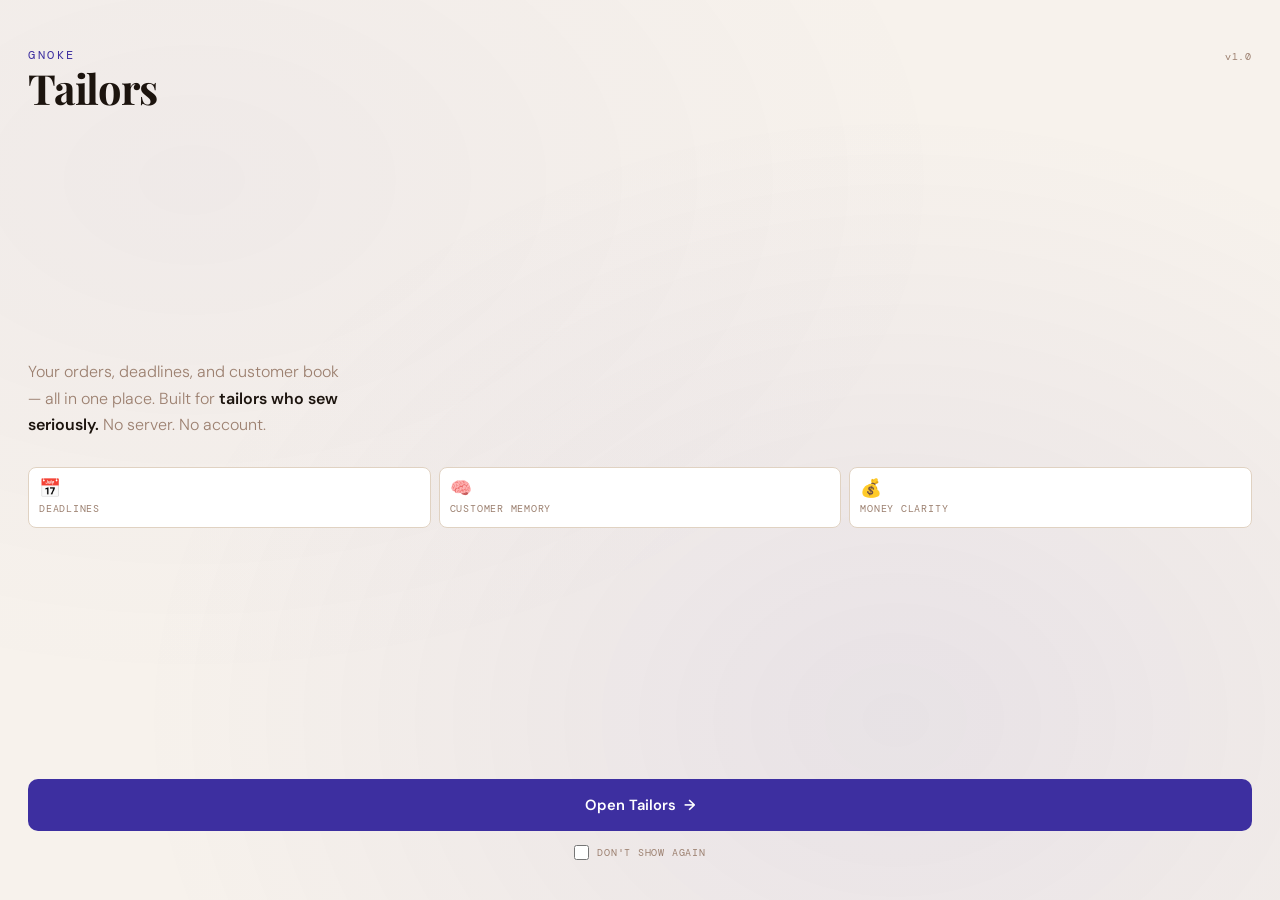
<file: index.html>
<!DOCTYPE html>
<html lang="en">
<head>
  <meta charset="UTF-8" />
  <meta name="viewport" content="width=device-width, initial-scale=1.0, viewport-fit=cover" />
  <title>Gnoke Tailors</title>

  <link rel="preconnect" href="https://fonts.googleapis.com" />
  <link rel="preconnect" href="https://fonts.gstatic.com" crossorigin />
  <link href="https://fonts.googleapis.com/css2?family=DM+Mono:wght@400;500&family=Playfair+Display:wght@700&family=DM+Sans:wght@300;400;600&display=swap" rel="stylesheet" />

  <link rel="icon"             type="image/png" href="global.png" />
  <link rel="apple-touch-icon" href="global.png" />
  <link rel="manifest"         href="manifest.json" />

  <script>
    if ('serviceWorker' in navigator) {
      navigator.serviceWorker.register('sw.js');
    }
  </script>

  <style>
    *, *::before, *::after { box-sizing: border-box; margin: 0; padding: 0; }

    :root {
      --bg:           #f7f2ec;
      --text:         #1c140e;
      --muted:        #9c8070;
      --accent:       #3d2fa0;
      --border:       #e0d2c2;
      --surface:      #ffffff;

      --font-sans:    'DM Sans', sans-serif;
      --font-mono:    'DM Mono', monospace;
      --font-display: 'Playfair Display', serif;
    }

    html, body {
      width: 100%; height: 100dvh;
      background: var(--bg); color: var(--text);
      font-family: var(--font-sans);
      -webkit-font-smoothing: antialiased;
      overflow: hidden;
    }

    .bg-layer {
      position: fixed; inset: 0; z-index: 0; pointer-events: none;
      background:
        radial-gradient(ellipse at 70% 80%, color-mix(in srgb, var(--accent) 8%, transparent) 0%, transparent 60%),
        radial-gradient(ellipse at 15% 20%, color-mix(in srgb, var(--accent) 4%, transparent) 0%, transparent 50%);
    }

    .page {
      position: relative; z-index: 1;
      width: 100%; height: 100dvh;
      display: flex; flex-direction: column;
      justify-content: space-between;
      padding: 48px 28px 40px;
    }

    .version {
      position: absolute; top: 50px; right: 28px;
      font-family: var(--font-mono);
      font-size: 0.62rem; letter-spacing: 0.08em; color: var(--muted);
      opacity: 0; animation: up 0.5s ease 0.05s forwards;
    }

    .top {
      display: flex; flex-direction: column; gap: 4px;
      opacity: 0; animation: up 0.5s ease 0.1s forwards;
    }
    .gnoke-label {
      font-family: var(--font-mono);
      font-size: 0.72rem; letter-spacing: 0.22em;
      text-transform: uppercase; color: var(--accent);
    }
    .app-name {
      font-family: var(--font-display);
      font-size: 2.6rem; font-weight: 700;
      letter-spacing: -0.03em; line-height: 1; color: var(--text);
    }

    .mid {
      display: flex; flex-direction: column; gap: 28px;
      opacity: 0; animation: up 0.5s ease 0.25s forwards;
    }
    .desc {
      font-size: 1rem; font-weight: 300;
      color: var(--muted); line-height: 1.65; max-width: 320px;
    }
    .desc strong { color: var(--text); font-weight: 600; }

    .pillars { display: flex; gap: 8px; }
    .pillar {
      flex: 1; background: var(--surface);
      border: 1px solid var(--border); border-radius: 8px;
      padding: 12px 10px;
      display: flex; flex-direction: column; gap: 5px;
    }
    .pillar-icon  { font-size: 1.1rem; line-height: 1; }
    .pillar-label {
      font-family: var(--font-mono);
      font-size: 0.6rem; letter-spacing: 0.08em;
      text-transform: uppercase; color: var(--muted);
    }

    .bottom {
      display: flex; flex-direction: column; gap: 14px;
      opacity: 0; animation: up 0.5s ease 0.4s forwards;
    }

    .enter-btn {
      display: flex; align-items: center;
      justify-content: center; gap: 8px;
      width: 100%; padding: 16px;
      background: var(--accent); color: #fff;
      font-family: var(--font-sans);
      font-size: 0.92rem; font-weight: 600;
      border: none; border-radius: 10px;
      cursor: pointer; text-decoration: none;
      transition: opacity 0.15s, transform 0.15s;
    }
    .enter-btn:active { opacity: 0.88; transform: scale(0.98); }
    .arrow { transition: transform 0.2s; display: inline-block; }
    .enter-btn:hover .arrow { transform: translateX(4px); }

    .skip-row {
      display: flex; align-items: center;
      justify-content: center; gap: 8px;
    }
    .skip-row input {
      width: 15px; height: 15px;
      accent-color: var(--accent); cursor: pointer;
    }
    .skip-row label {
      font-family: var(--font-mono);
      font-size: 0.62rem; letter-spacing: 0.08em;
      text-transform: uppercase; color: var(--muted);
      cursor: pointer; user-select: none;
    }

    body.out { animation: fadeOut 0.28s ease forwards; }
    @keyframes fadeOut { to { opacity: 0; } }
    @keyframes up {
      from { opacity: 0; transform: translateY(12px); }
      to   { opacity: 1; transform: translateY(0); }
    }
  </style>
</head>
<body>

<div class="bg-layer"></div>
<span class="version">v1.0</span>

<div class="page">

  <div class="top">
    <span class="gnoke-label">Gnoke</span>
    <span class="app-name">Tailors</span>
  </div>

  <div class="mid">
    <p class="desc">
      Your orders, deadlines, and customer book — all in one place.
      Built for <strong>tailors who sew seriously.</strong>
      No server. No account.
    </p>

    <div class="pillars">
      <div class="pillar">
        <span class="pillar-icon">📅</span>
        <span class="pillar-label">Deadlines</span>
      </div>
      <div class="pillar">
        <span class="pillar-icon">🧠</span>
        <span class="pillar-label">Customer Memory</span>
      </div>
      <div class="pillar">
        <span class="pillar-icon">💰</span>
        <span class="pillar-label">Money Clarity</span>
      </div>
    </div>
  </div>

  <div class="bottom">
    <a class="enter-btn" href="main/" onclick="go(event)">
      Open Tailors <span class="arrow">→</span>
    </a>
    <div class="skip-row">
      <input type="checkbox" id="skip" />
      <label for="skip">Don't show again</label>
    </div>
  </div>

</div>

<script>
  const KEY = 'gnoke_stitches_skip_intro';
  if (localStorage.getItem(KEY) === '1') {
    window.location.replace('main/');
  }
  function go(e) {
    e.preventDefault();
    if (document.getElementById('skip').checked) {
      localStorage.setItem(KEY, '1');
    }
    document.body.classList.add('out');
    setTimeout(() => window.location.href = 'main/', 280);
  }
</script>
</body>
</html>
</file>
